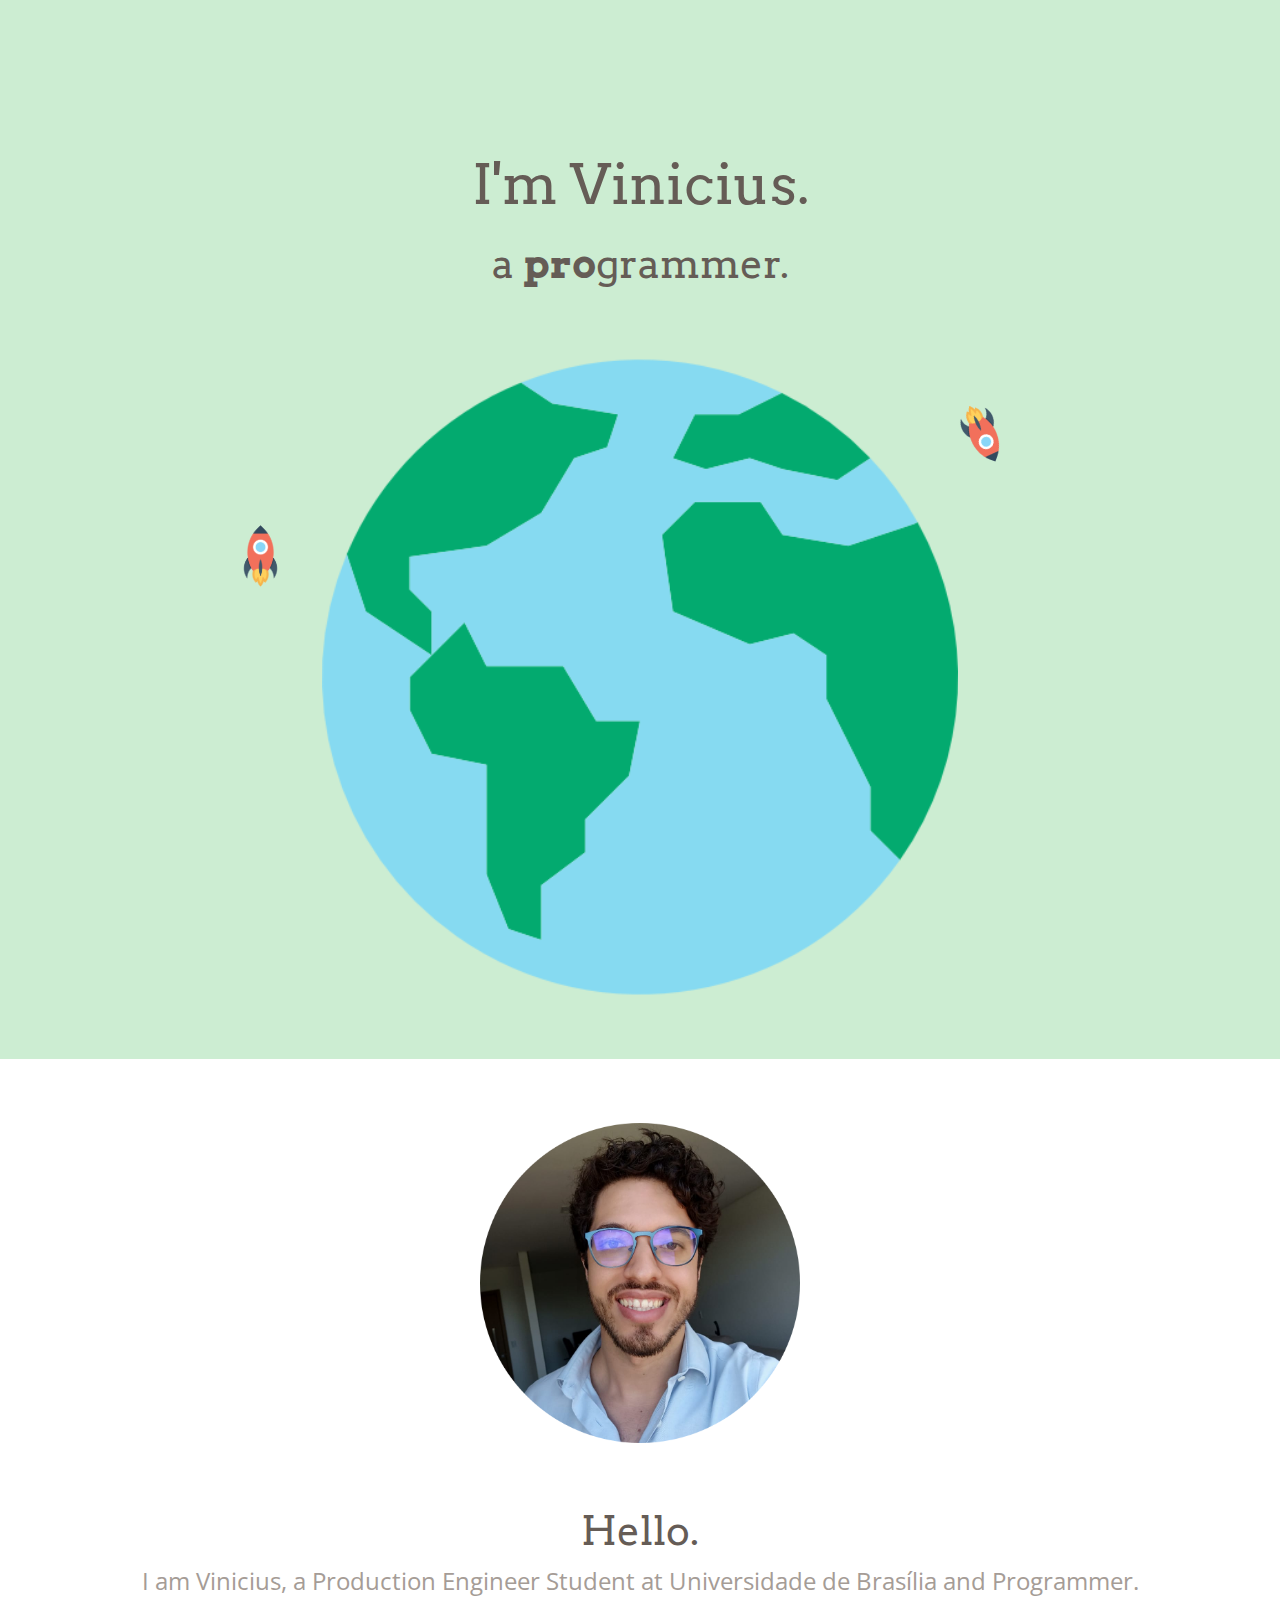
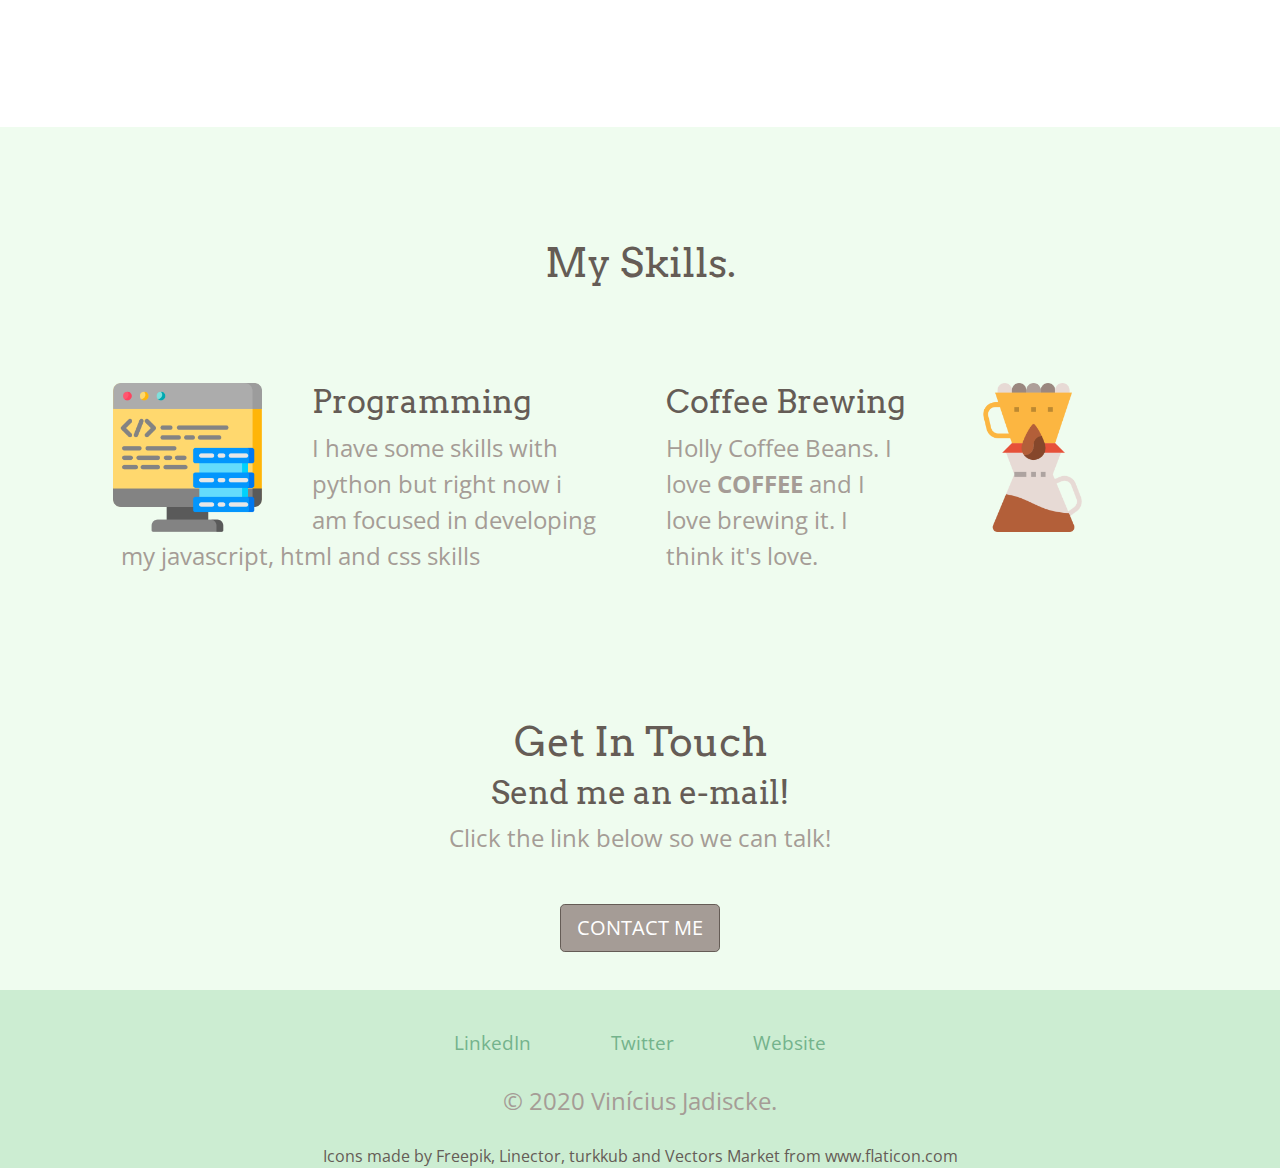
<file: index.html>
<!DOCTYPE html>
<html>

<head>
  <meta charset="utf-8">
  <meta name="viewport" content="width=device-width, initial-scale=1">
  <title>Vinicius</title>
  <!-- Bootstrap CSS -->
  <link rel="stylesheet" href="https://stackpath.bootstrapcdn.com/bootstrap/4.4.1/css/bootstrap.min.css" integrity="sha384-Vkoo8x4CGsO3+Hhxv8T/Q5PaXtkKtu6ug5TOeNV6gBiFeWPGFN9MuhOf23Q9Ifjh" crossorigin="anonymous">
  <!-- My CSS -->
  <link rel="stylesheet" href="css/styles.css">
  <link rel="icon" href="favicon_n.ico">
  <!-- Fonts -->
  <link href="https://fonts.googleapis.com/css?family=Arvo|Open+Sans|Parisienne&display=swap" rel="stylesheet">

  <!-- scripts -->
  <script src="https://code.jquery.com/jquery-3.4.1.slim.min.js" integrity="sha384-J6qa4849blE2+poT4WnyKhv5vZF5SrPo0iEjwBvKU7imGFAV0wwj1yYfoRSJoZ+n" crossorigin="anonymous"></script>
  <script src="https://cdn.jsdelivr.net/npm/popper.js@1.16.0/dist/umd/popper.min.js" integrity="sha384-Q6E9RHvbIyZFJoft+2mJbHaEWldlvI9IOYy5n3zV9zzTtmI3UksdQRVvoxMfooAo" crossorigin="anonymous"></script>
  <script src="https://stackpath.bootstrapcdn.com/bootstrap/4.4.1/js/bootstrap.min.js" integrity="sha384-wfSDF2E50Y2D1uUdj0O3uMBJnjuUD4Ih7YwaYd1iqfktj0Uod8GCExl3Og8ifwB6" crossorigin="anonymous"></script>

</head>

<body>

  <div class="top-container container-fluid">
    <h1 class="col-12">I'm Vinicius.</h1>
    <h2 class="col-12">a <span class="pro">pro</span>grammer.</h2>
    <div class="around_world col-12">
      <img class="world" src="images/world.png" alt="rocket-img">
      <img class="rocket_1" src="images/rocket.png" alt="rocket-img">
      <img class="rocket_2" src="images/rocket.png" alt="rocket-img">
    </div>

  </div>
  <div class="middle-container container-fluid">
    <div class="profile">
      <img src="images/me.png" alt="profile-img">
      <h2>Hello.</h2>
      <p class="mx-5">I am Vinicius, a Production Engineer Student at Universidade de Brasília and Programmer.</p>
    </div>
    <div class="skills row">
      <h2 class="col-12 my-5">My Skills.</h2>
      <div class="col-lg-6 text-left my-5">
        <img class="computer" src="images/computador.png" alt="">
        <h3 class="mx-2">Programming</h3>
        <p class="m-2">I have some skills with python but right now i am focused in developing my javascript, html and css skills</p>
        <br>
      </div>
      <div class="col-lg-6 my-5 ">
        <img class="coffee d-flex justify-content-end" src="images/coffee.png" alt="">
        <h3 class="mx-2 pl-lg-5 text-left">Coffee Brewing</h3>
        <p class="m-2 pl-lg-5 text-left">Holly Coffee Beans. I love <strong>COFFEE</strong> and I love brewing it. I think it's love.</p>
      </div>
    </div>

    <div class="contact-me">
      <h2>Get In Touch</h2>
      <h3>Send me an e-mail!</h3>
      <p>Click the link below so we can talk!</p>
      <a class="btn btn-dark btn-lg mt-5 button" href="mailto:vjtasso@gmail.com">CONTACT ME</a>
    </div>
  </div>
  <div class="bottom-container container-fluid">
    <a class="footer-link" href="https://www.linkedin.com/">LinkedIn</a>
    <a class="footer-link" href="https://twitter.com/">Twitter</a>
    <a class="footer-link" href="https://www.appbrewery.co/">Website</a>
    <p class="copyright">© 2020 Vinícius Jadiscke.</p>
    <div class="credits">Icons made by <a href="https://www.flaticon.com/authors/freepik" title="Freepik">Freepik</a>, <a href="https://www.flaticon.com/authors/linector" title="Linector">Linector</a>,
      <a href="https://www.flaticon.com/authors/turkkub" title="turkkub">turkkub</a> and <a href="https://www.flaticon.com/authors/vectors-market" title="Vectors Market">Vectors Market</a>
      from <a href="https://www.flaticon.com/" title="Flaticon">www.flaticon.com</a>
    </div>
  </div>
</body>

</html>
</file>
<file: css/styles.css>
/*****************TAG SELECTORS*************************/

a {
  color:inherit;
  font-family: 'Open Sans', sans-serif;
  text-decoration: none;
}

body {
  width: 100%;
  margin: 0;
  text-align: center;
  color: #655c56;
  padding: 0;
}

div {

  margin: inherit;
}

h1 {
  margin:auto;
  line-height: 2;
  font-family: 'Arvo', serif;
  font-size: 3.5rem;
  font-weight: 400;
}

p {
  margin: auto;
  font-size: 1.5rem;
  font-family: 'Open Sans', sans-serif;
  color:#a59c96;

}
h2 {

  font-family: 'Arvo', serif;
  font-size: 2.5rem;
  font-weight: normal;
}

h3 {
  font-family: 'Arvo', serif;
  font-size: 2rem;
}


/*****************CLASS SELECTORS*************************/


.top-container {
  padding-top: 10%;
  background-color: #ccedd2;
  padding-bottom: 10%;
}

.middle-container {
  background-color: #effcef;
  padding: 0;
  padding-bottom: 3%;

}

.bottom-container {
  background-color: #ccedd2;
  color: #655c56;
  padding-top: 3%;
}

.rocket_2 {
  position: absolute;
  bottom: 55%;
  left: 7%;
  width: 5%;
  transform: rotate(-45deg);
}

.rocket_1 {
  position: absolute;
  bottom:75%;
  width: 5%;
  transform: rotate(110deg);
}

.world {
  position: relative;
  bottom: 0;
  width: 70%;
  transform: translate(0  ,10%);
}
.profile {
  background-color: white;
  margin: 0;
  padding-bottom: 10%;
}
.profile img {
  margin-top: 5%;
  margin-bottom: 5%;
  width: 25%;
}

.email {
  text-decoration: underline;
}



.around_world {
  width:75%;

}
.pro {
  font-weight: bold;
}

.skills {
  padding: 5% 10%;
}




.computer {
  float: left;
  width: 30%;
  margin-right: 10%;
  margin-top: 0;

}

.coffee {
  float: right;
  width: 30%;
  margin-left: 10%;
  margin-top: 0;

}

.footer-link {
  margin: auto 3% 10px 3%;
  color: #74b38c;
  text-decoration: none;
  font-size: 1.2rem;
}

.copyright {
  margin: 2% auto;
  font-family: 'Open Sans', sans-serif;
}

.credits {
  text-decoration: none;
  font-family: 'Open Sans', sans-serif;
}

.credits:hover {
  color: black;
}

.button {
  background-color: #a59c96;
  border-color: #655c56;
}

.button:hover {
  background-color: #655c56;
  border-color: #a59c96;
}
</file>
